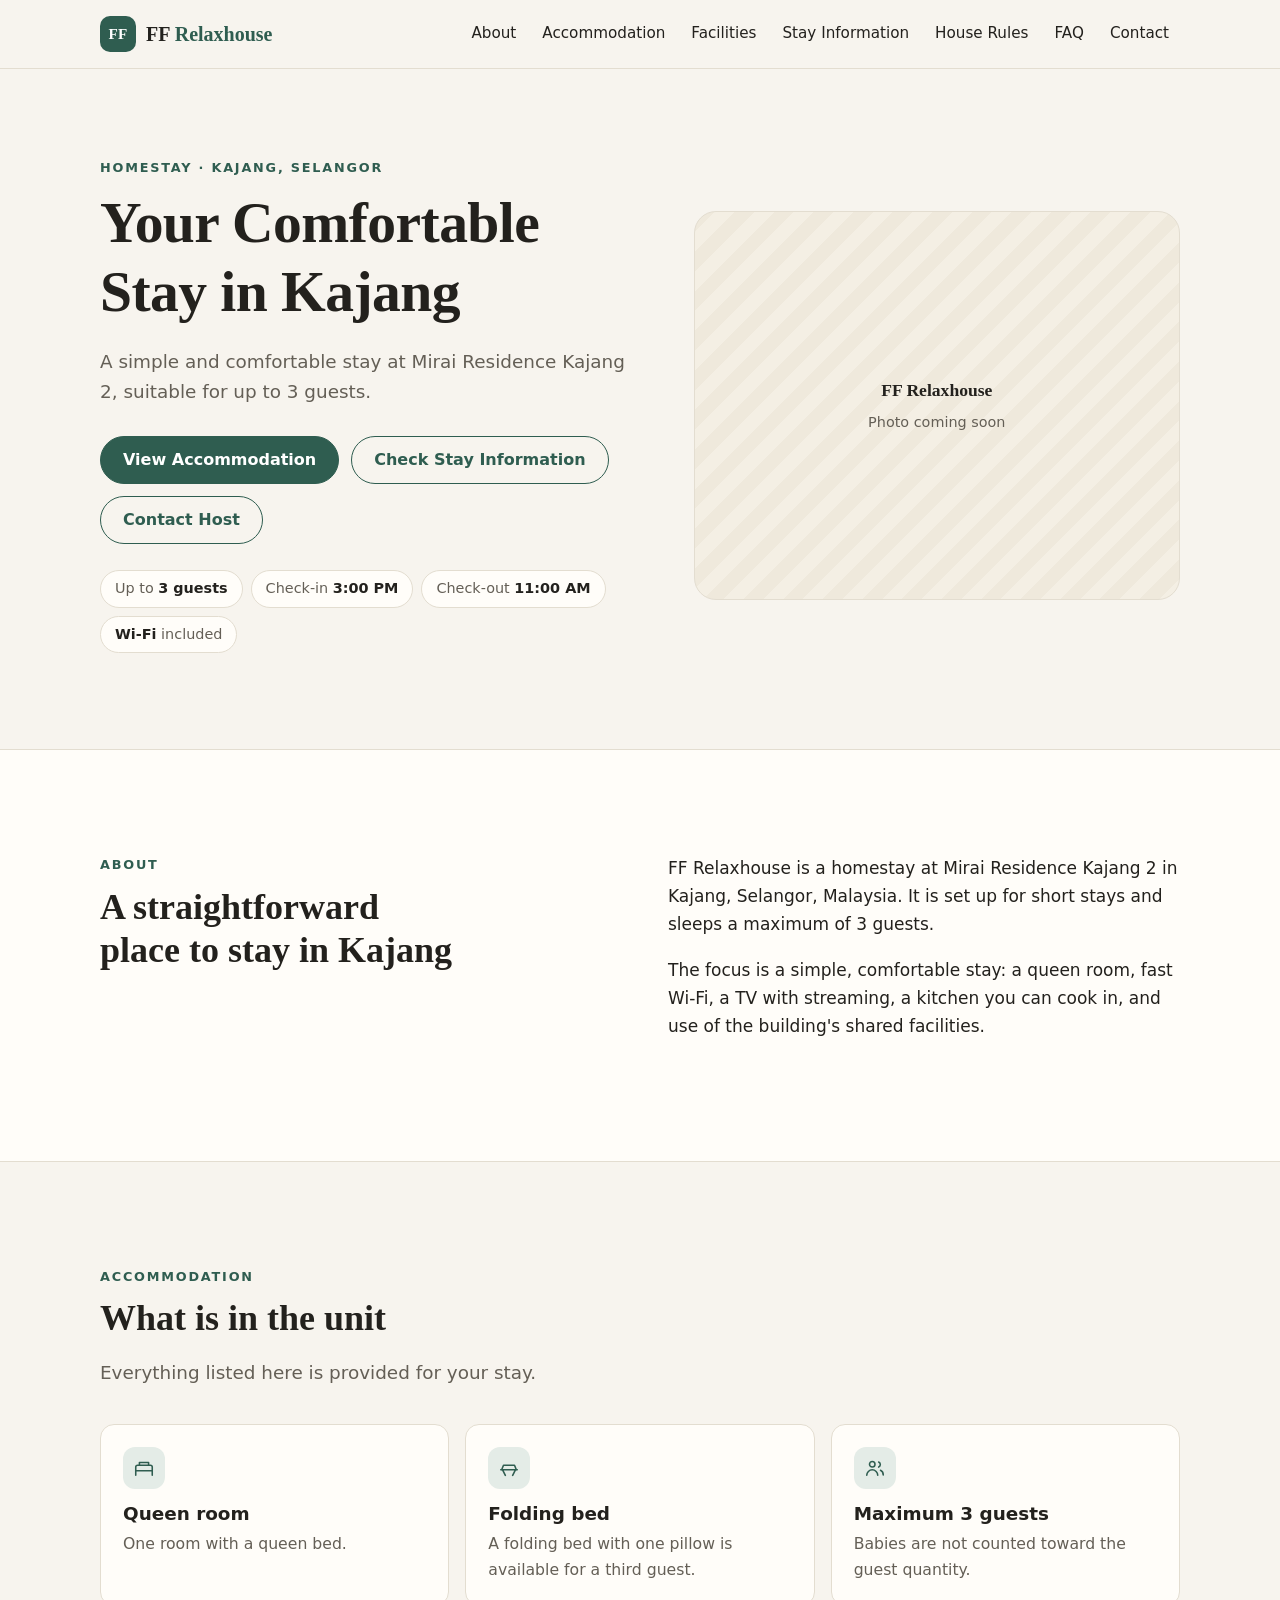
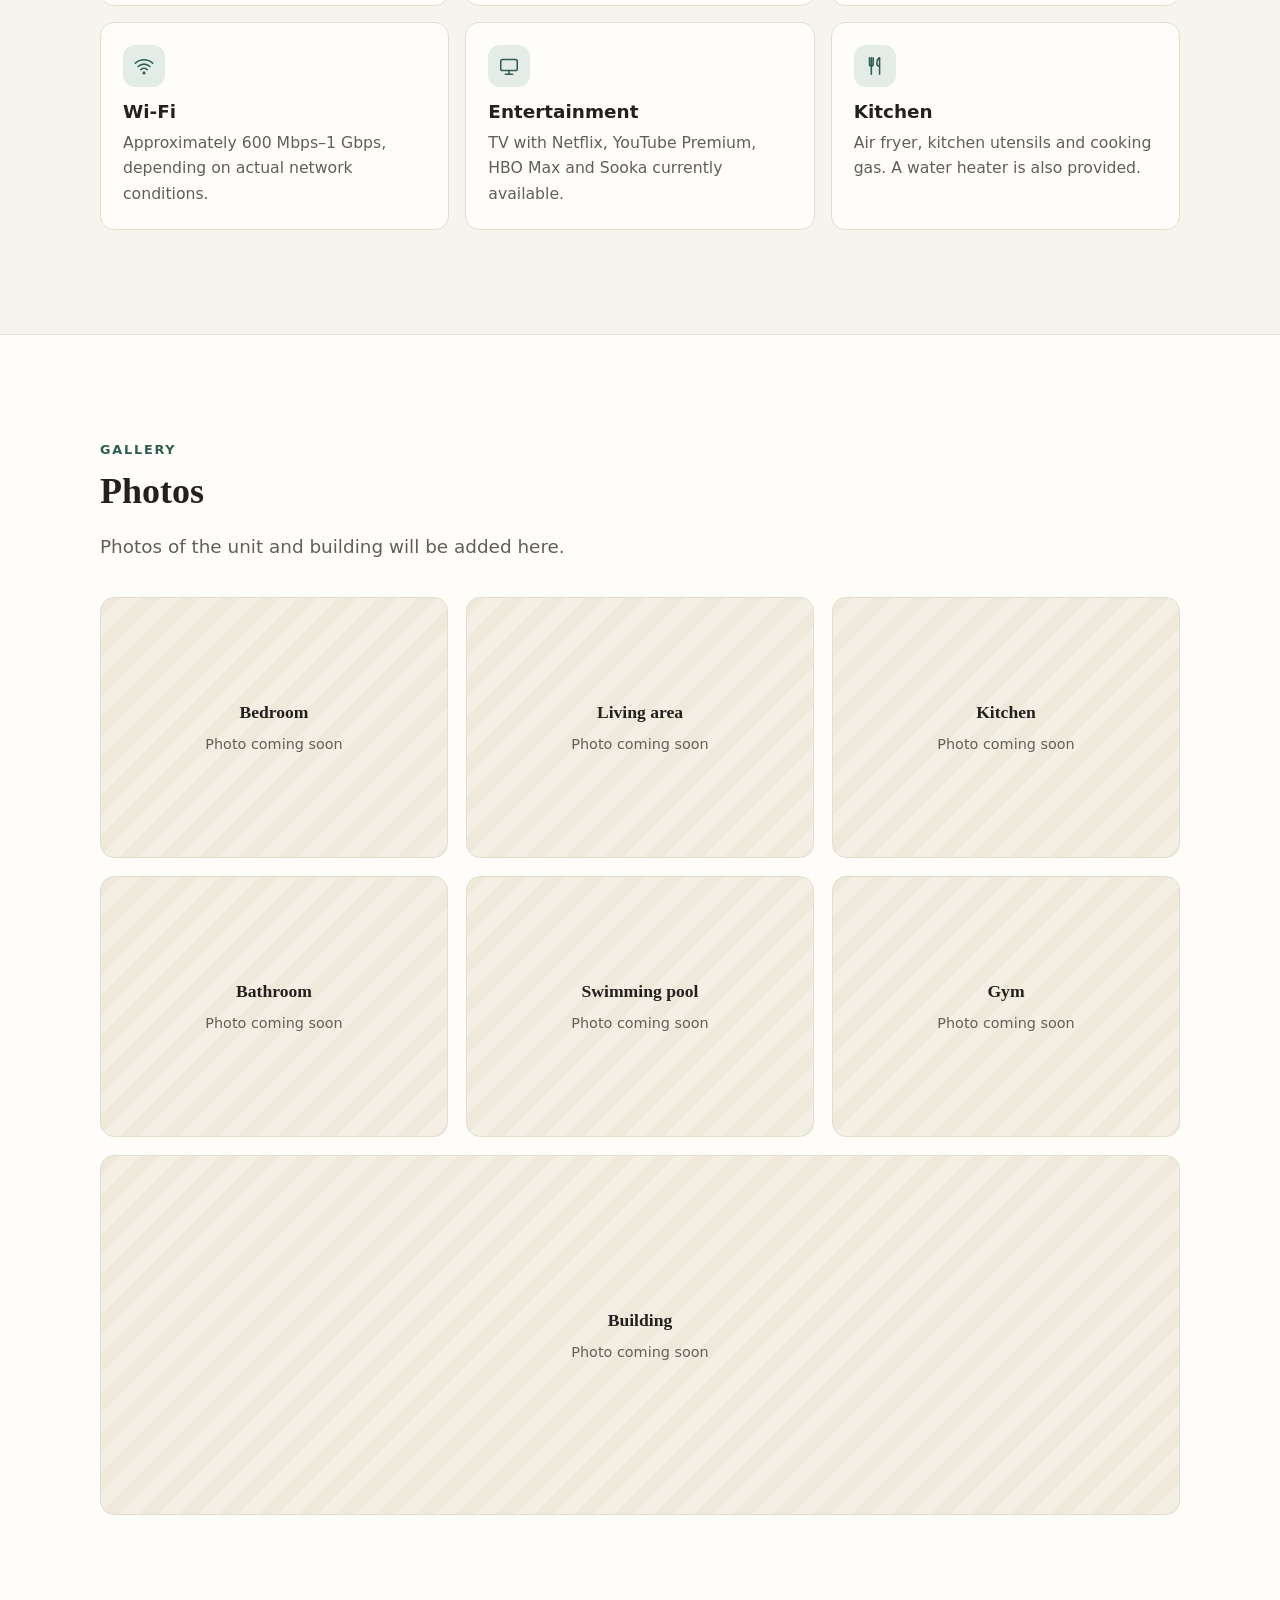
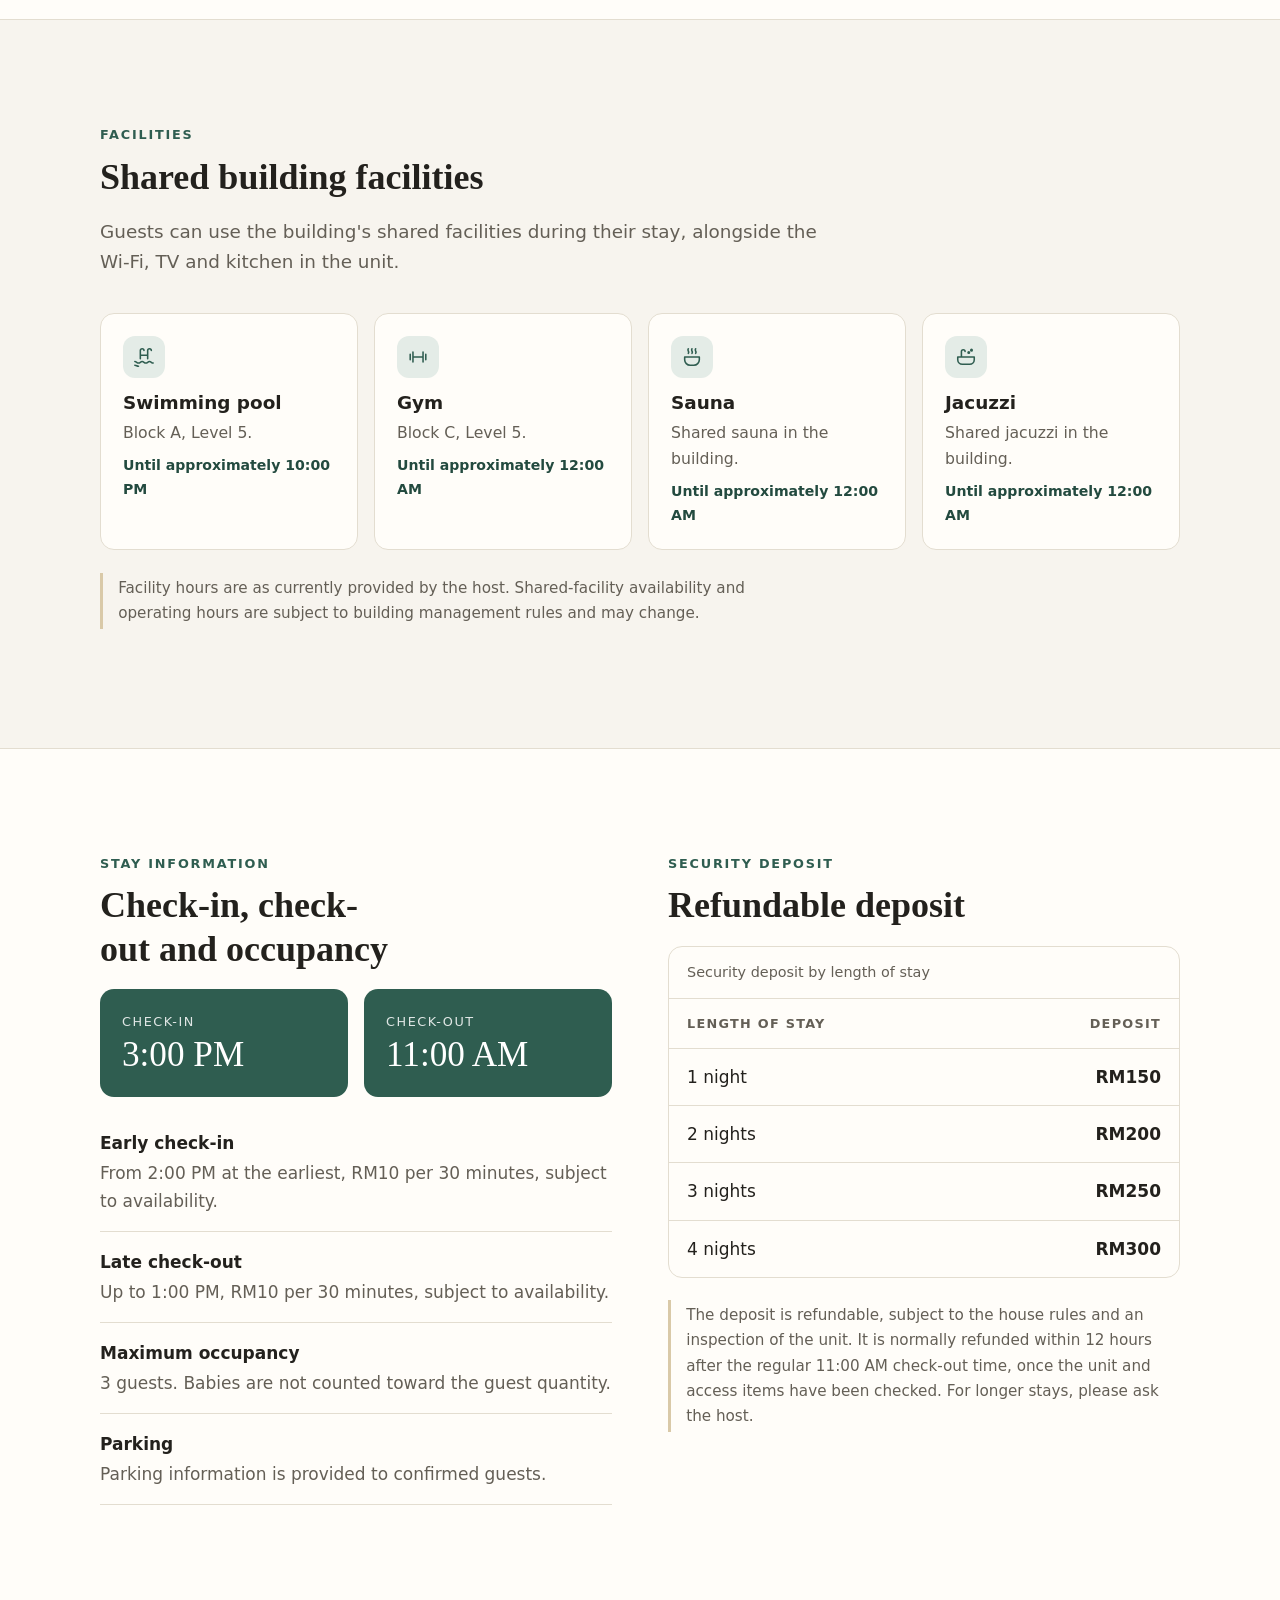
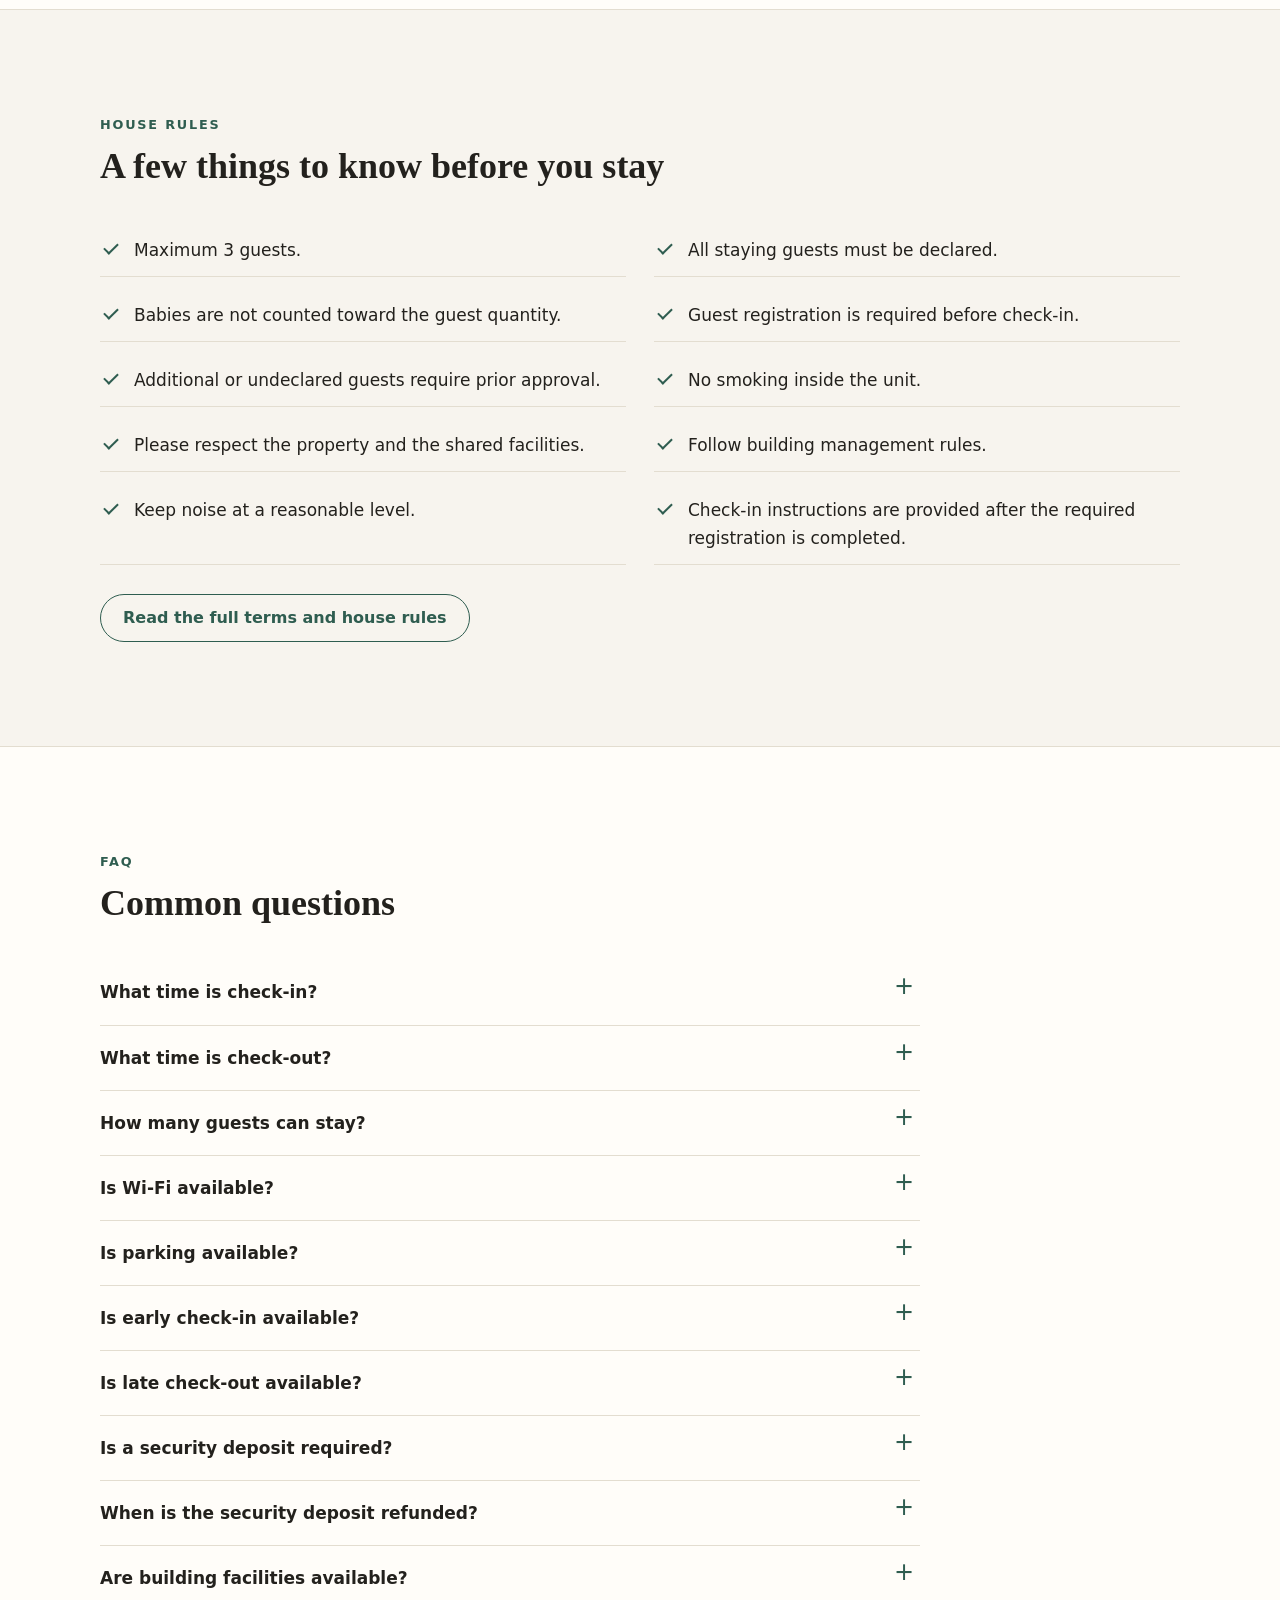
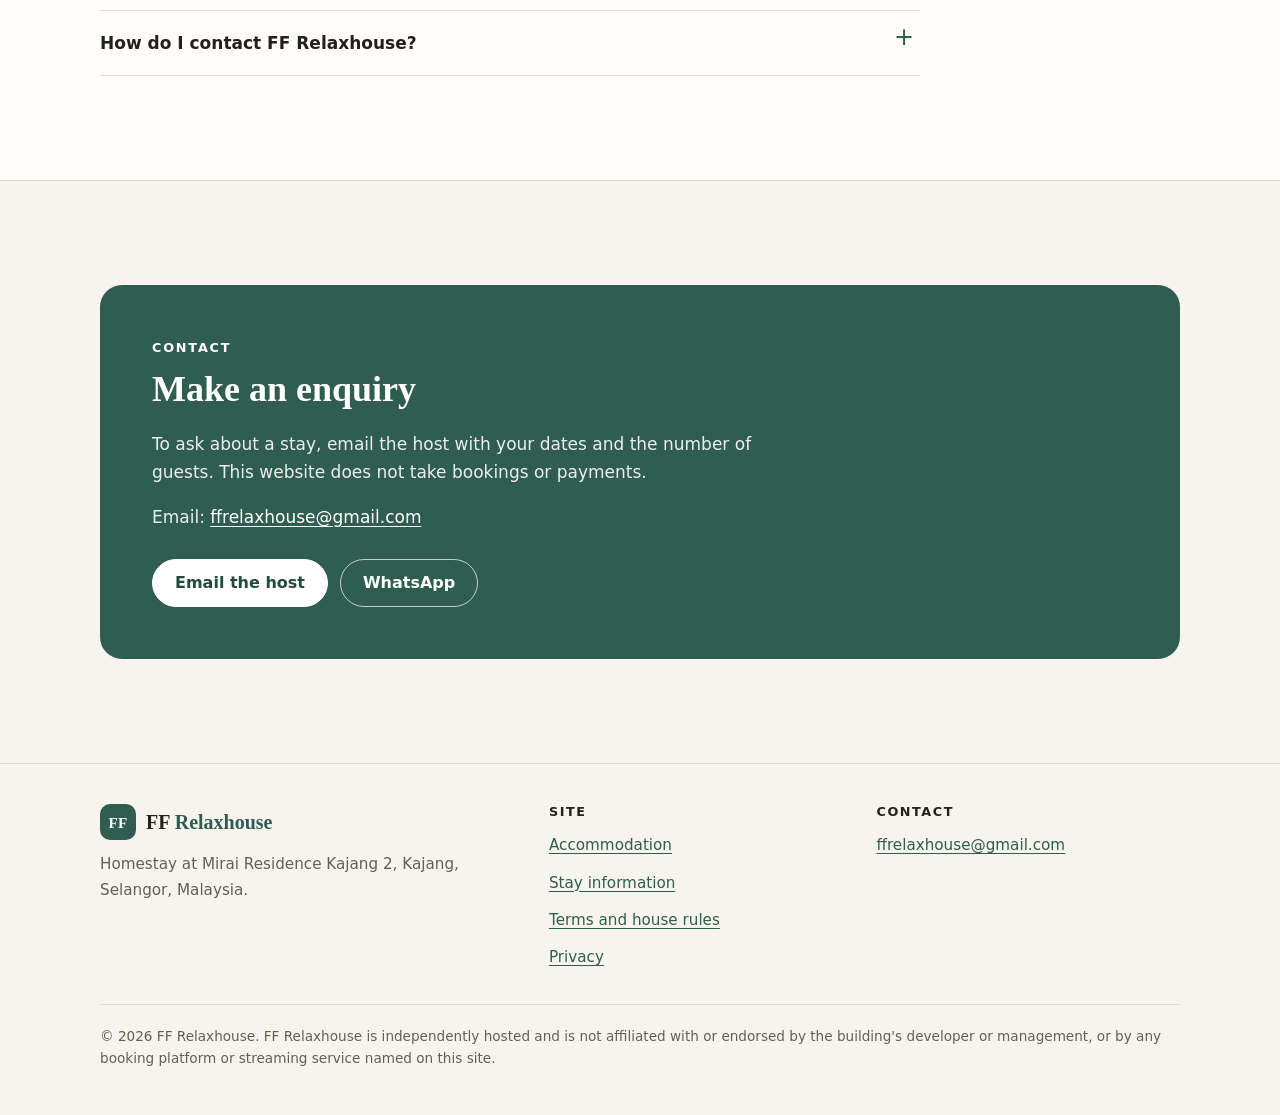
<file: index.html>
<!doctype html>
<html lang="en">
<head>
  <meta charset="utf-8">
  <meta name="viewport" content="width=device-width, initial-scale=1">
  <title>FF Relaxhouse | Comfortable Stay in Kajang, Selangor</title>
  <meta name="description" content="FF Relaxhouse is a homestay at Mirai Residence Kajang 2 in Kajang, Selangor, for up to 3 guests. Check-in 3:00 PM, check-out 11:00 AM. Wi-Fi, kitchen and shared building facilities.">
  <!-- When a custom domain is live, replace this base URL here, in the Open Graph tags, robots.txt and sitemap.xml. -->
  <link rel="canonical" href="https://umarfaridjalaluddin-coder.github.io/ffrelaxhouse/">
  <meta property="og:type" content="website">
  <meta property="og:site_name" content="FF Relaxhouse">
  <meta property="og:title" content="FF Relaxhouse | Comfortable Stay in Kajang, Selangor">
  <meta property="og:description" content="A simple and comfortable stay at Mirai Residence Kajang 2, suitable for up to 3 guests.">
  <meta property="og:url" content="https://umarfaridjalaluddin-coder.github.io/ffrelaxhouse/">
  <meta property="og:locale" content="en_MY">
  <meta name="theme-color" content="#2f5d50">
  <link rel="icon" href="assets/images/favicon.svg" type="image/svg+xml">
  <link rel="stylesheet" href="assets/css/styles.css">
  <script type="application/ld+json">
  {
    "@context": "https://schema.org",
    "@type": "LodgingBusiness",
    "name": "FF Relaxhouse",
    "description": "Homestay at Mirai Residence Kajang 2 in Kajang, Selangor, Malaysia, suitable for up to 3 guests.",
    "url": "https://umarfaridjalaluddin-coder.github.io/ffrelaxhouse/",
    "email": "ffrelaxhouse@gmail.com",
    "address": {
      "@type": "PostalAddress",
      "addressLocality": "Kajang",
      "addressRegion": "Selangor",
      "addressCountry": "MY"
    },
    "checkinTime": "15:00",
    "checkoutTime": "11:00",
    "amenityFeature": [
      { "@type": "LocationFeatureSpecification", "name": "Wi-Fi", "value": true },
      { "@type": "LocationFeatureSpecification", "name": "Kitchen", "value": true },
      { "@type": "LocationFeatureSpecification", "name": "Swimming pool", "value": true },
      { "@type": "LocationFeatureSpecification", "name": "Gym", "value": true },
      { "@type": "LocationFeatureSpecification", "name": "Sauna", "value": true },
      { "@type": "LocationFeatureSpecification", "name": "Jacuzzi", "value": true }
    ]
  }
  </script>
</head>
<body>
  <a class="skip-link" href="#main">Skip to content</a>

  <svg width="0" height="0" style="position:absolute" aria-hidden="true" focusable="false">
    <symbol id="i-bed" viewBox="0 0 24 24"><path d="M3 18v-7a2 2 0 0 1 2-2h14a2 2 0 0 1 2 2v7M3 15h18M3 18v2M21 18v2M7 9V6h10v3"/></symbol>
    <symbol id="i-fold" viewBox="0 0 24 24"><path d="M3 14h18M5 14l3 6M19 14l-3 6M4 14l2-5h12l2 5"/></symbol>
    <symbol id="i-guests" viewBox="0 0 24 24"><circle cx="9" cy="8" r="3"/><path d="M3 20c0-3.3 2.7-6 6-6s6 2.7 6 6M16 5.5a3 3 0 0 1 0 5.5M18 14.5c1.8.9 3 2.8 3 5"/></symbol>
    <symbol id="i-wifi" viewBox="0 0 24 24"><path d="M2.5 9a14 14 0 0 1 19 0M5.5 12.5a9.5 9.5 0 0 1 13 0M8.5 16a5 5 0 0 1 7 0"/><circle cx="12" cy="19.5" r=".8"/></symbol>
    <symbol id="i-tv" viewBox="0 0 24 24"><rect x="3" y="5" width="18" height="12" rx="2"/><path d="M8 21h8M12 17v4"/></symbol>
    <symbol id="i-kitchen" viewBox="0 0 24 24"><path d="M6 3v7a2 2 0 0 0 4 0V3M8 3v18M17 3c-1.7 1-3 3.5-3 6.5 0 1.5 1 2.5 3 2.5zM17 12v9"/></symbol>
    <symbol id="i-pool" viewBox="0 0 24 24"><path d="M2 17c2 0 2 1.5 4 1.5S8 17 10 17s2 1.5 4 1.5S16 17 18 17s2 1.5 4 1.5M2 21c2 0 2 1 4 1M8 14V5a2 2 0 0 1 4 0M16 14V5a2 2 0 0 1 4 0M8 10h8"/></symbol>
    <symbol id="i-gym" viewBox="0 0 24 24"><path d="M6.5 6.5v11M17.5 6.5v11M3.5 9v6M20.5 9v6M6.5 12h11"/></symbol>
    <symbol id="i-sauna" viewBox="0 0 24 24"><path d="M8 3c-1.5 2 1.5 3 0 5M12 3c-1.5 2 1.5 3 0 5M16 3c-1.5 2 1.5 3 0 5M4 12h16v3a6 6 0 0 1-6 6h-4a6 6 0 0 1-6-6z"/></symbol>
    <symbol id="i-jacuzzi" viewBox="0 0 24 24"><path d="M3 12h18v3a5 5 0 0 1-5 5H8a5 5 0 0 1-5-5zM7 12V6a2 2 0 0 1 4 0"/><circle cx="15" cy="7" r=".8"/><circle cx="18" cy="4.5" r=".8"/></symbol>
  </svg>

  <header class="site-header">
    <div class="wrap header-inner">
      <a class="brand" href="index.html" aria-label="FF Relaxhouse home">
        <span class="brand-mark" aria-hidden="true">FF</span>
        <span class="brand-name">FF <span>Relaxhouse</span></span>
      </a>
      <button class="nav-toggle" type="button" aria-expanded="false" aria-controls="site-nav">
        <span class="nav-toggle-bars" aria-hidden="true"></span> Menu
      </button>
      <nav class="site-nav" id="site-nav" aria-label="Main">
        <ul>
          <li><a href="#about" data-i18n="nav.about">About</a></li>
          <li><a href="#accommodation" data-i18n="nav.accommodation">Accommodation</a></li>
          <li><a href="#facilities" data-i18n="nav.facilities">Facilities</a></li>
          <li><a href="#stay" data-i18n="nav.stay">Stay Information</a></li>
          <li><a href="#rules" data-i18n="nav.rules">House Rules</a></li>
          <li><a href="#faq" data-i18n="nav.faq">FAQ</a></li>
          <li><a href="#contact" data-i18n="nav.contact">Contact</a></li>
        </ul>
        <div class="lang-switch" role="group" aria-label="Language" hidden></div>
      </nav>
    </div>
  </header>

  <main id="main">

    <section class="hero">
      <div class="wrap hero-grid">
        <div>
          <p class="eyebrow">Homestay · Kajang, Selangor</p>
          <h1 data-i18n="hero.title">Your Comfortable Stay in Kajang</h1>
          <p class="lead" data-i18n="hero.text">A simple and comfortable stay at Mirai Residence Kajang 2, suitable for up to 3 guests.</p>
          <div class="btn-row">
            <a class="btn" href="#accommodation">View Accommodation</a>
            <a class="btn btn--ghost" href="#stay">Check Stay Information</a>
            <a class="btn btn--ghost" href="#contact">Contact Host</a>
          </div>
          <ul class="hero-facts" aria-label="Key facts">
            <li>Up to <strong>3 guests</strong></li>
            <li>Check-in <strong>3:00 PM</strong></li>
            <li>Check-out <strong>11:00 AM</strong></li>
            <li><strong>Wi-Fi</strong> included</li>
          </ul>
        </div>
        <figure class="photo photo--hero" data-photo="hero.jpg" data-alt="FF Relaxhouse at Mirai Residence Kajang 2">
          <figcaption><strong>FF Relaxhouse</strong><span>Photo coming soon</span></figcaption>
        </figure>
      </div>
    </section>

    <section class="section section--alt" id="about">
      <div class="wrap two-col">
        <div>
          <p class="eyebrow">About</p>
          <h2>A straightforward place to stay in Kajang</h2>
        </div>
        <div>
          <p>FF Relaxhouse is a homestay at Mirai Residence Kajang 2 in Kajang, Selangor, Malaysia. It is set up for short stays and sleeps a maximum of 3 guests.</p>
          <p>The focus is a simple, comfortable stay: a queen room, fast Wi-Fi, a TV with streaming, a kitchen you can cook in, and use of the building's shared facilities.</p>
        </div>
      </div>
    </section>

    <section class="section" id="accommodation">
      <div class="wrap">
        <div class="section-head">
          <p class="eyebrow">Accommodation</p>
          <h2>What is in the unit</h2>
          <p class="lead">Everything listed here is provided for your stay.</p>
        </div>
        <ul class="cards cards--3">
          <li class="card">
            <div class="icon"><svg aria-hidden="true"><use href="#i-bed"/></svg></div>
            <h3>Queen room</h3>
            <p>One room with a queen bed.</p>
          </li>
          <li class="card">
            <div class="icon"><svg aria-hidden="true"><use href="#i-fold"/></svg></div>
            <h3>Folding bed</h3>
            <p>A folding bed with one pillow is available for a third guest.</p>
          </li>
          <li class="card">
            <div class="icon"><svg aria-hidden="true"><use href="#i-guests"/></svg></div>
            <h3>Maximum 3 guests</h3>
            <p>Babies are not counted toward the guest quantity.</p>
          </li>
          <li class="card">
            <div class="icon"><svg aria-hidden="true"><use href="#i-wifi"/></svg></div>
            <h3>Wi-Fi</h3>
            <p>Approximately 600 Mbps–1 Gbps, depending on actual network conditions.</p>
          </li>
          <li class="card">
            <div class="icon"><svg aria-hidden="true"><use href="#i-tv"/></svg></div>
            <h3>Entertainment</h3>
            <p>TV with Netflix, YouTube Premium, HBO Max and Sooka currently available.</p>
          </li>
          <li class="card">
            <div class="icon"><svg aria-hidden="true"><use href="#i-kitchen"/></svg></div>
            <h3>Kitchen</h3>
            <p>Air fryer, kitchen utensils and cooking gas. A water heater is also provided.</p>
          </li>
        </ul>
      </div>
    </section>

    <section class="section section--alt" id="gallery">
      <div class="wrap">
        <div class="section-head">
          <p class="eyebrow">Gallery</p>
          <h2>Photos</h2>
          <p class="lead">Photos of the unit and building will be added here.</p>
        </div>
        <div class="gallery">
          <figure class="photo" data-photo="bedroom.jpg" data-alt="Queen bedroom at FF Relaxhouse"><figcaption><strong>Bedroom</strong><span>Photo coming soon</span></figcaption></figure>
          <figure class="photo" data-photo="living-area.jpg" data-alt="Living area at FF Relaxhouse"><figcaption><strong>Living area</strong><span>Photo coming soon</span></figcaption></figure>
          <figure class="photo" data-photo="kitchen.jpg" data-alt="Kitchen at FF Relaxhouse"><figcaption><strong>Kitchen</strong><span>Photo coming soon</span></figcaption></figure>
          <figure class="photo" data-photo="bathroom.jpg" data-alt="Bathroom at FF Relaxhouse"><figcaption><strong>Bathroom</strong><span>Photo coming soon</span></figcaption></figure>
          <figure class="photo" data-photo="pool.jpg" data-alt="Swimming pool at Mirai Residence Kajang 2"><figcaption><strong>Swimming pool</strong><span>Photo coming soon</span></figcaption></figure>
          <figure class="photo" data-photo="gym.jpg" data-alt="Gym at Mirai Residence Kajang 2"><figcaption><strong>Gym</strong><span>Photo coming soon</span></figcaption></figure>
          <figure class="photo" data-photo="building.jpg" data-alt="Mirai Residence Kajang 2 building exterior"><figcaption><strong>Building</strong><span>Photo coming soon</span></figcaption></figure>
        </div>
      </div>
    </section>

    <section class="section" id="facilities">
      <div class="wrap">
        <div class="section-head">
          <p class="eyebrow">Facilities</p>
          <h2>Shared building facilities</h2>
          <p class="lead">Guests can use the building's shared facilities during their stay, alongside the Wi-Fi, TV and kitchen in the unit.</p>
        </div>
        <ul class="cards cards--4">
          <li class="card">
            <div class="icon"><svg aria-hidden="true"><use href="#i-pool"/></svg></div>
            <h3>Swimming pool</h3>
            <p>Block A, Level 5.</p>
            <span class="meta">Until approximately 10:00 PM</span>
          </li>
          <li class="card">
            <div class="icon"><svg aria-hidden="true"><use href="#i-gym"/></svg></div>
            <h3>Gym</h3>
            <p>Block C, Level 5.</p>
            <span class="meta">Until approximately 12:00 AM</span>
          </li>
          <li class="card">
            <div class="icon"><svg aria-hidden="true"><use href="#i-sauna"/></svg></div>
            <h3>Sauna</h3>
            <p>Shared sauna in the building.</p>
            <span class="meta">Until approximately 12:00 AM</span>
          </li>
          <li class="card">
            <div class="icon"><svg aria-hidden="true"><use href="#i-jacuzzi"/></svg></div>
            <h3>Jacuzzi</h3>
            <p>Shared jacuzzi in the building.</p>
            <span class="meta">Until approximately 12:00 AM</span>
          </li>
        </ul>
        <p class="note">Facility hours are as currently provided by the host. Shared-facility availability and operating hours are subject to building management rules and may change.</p>
      </div>
    </section>

    <section class="section section--alt" id="stay">
      <div class="wrap two-col">
        <div>
          <p class="eyebrow">Stay information</p>
          <h2>Check-in, check-out and occupancy</h2>
          <dl class="times">
            <div class="time"><dt>Check-in</dt><dd>3:00 PM</dd></div>
            <div class="time"><dt>Check-out</dt><dd>11:00 AM</dd></div>
          </dl>
          <dl class="info-list">
            <div><dt>Early check-in</dt><dd>From 2:00 PM at the earliest, RM10 per 30 minutes, subject to availability.</dd></div>
            <div><dt>Late check-out</dt><dd>Up to 1:00 PM, RM10 per 30 minutes, subject to availability.</dd></div>
            <div><dt>Maximum occupancy</dt><dd>3 guests. Babies are not counted toward the guest quantity.</dd></div>
            <div><dt>Parking</dt><dd>Parking information is provided to confirmed guests.</dd></div>
          </dl>
        </div>
        <div id="deposit">
          <p class="eyebrow">Security deposit</p>
          <h2>Refundable deposit</h2>
          <div class="table-wrap">
            <table>
              <caption>Security deposit by length of stay</caption>
              <thead><tr><th scope="col">Length of stay</th><th scope="col">Deposit</th></tr></thead>
              <tbody>
                <tr><th scope="row">1 night</th><td>RM150</td></tr>
                <tr><th scope="row">2 nights</th><td>RM200</td></tr>
                <tr><th scope="row">3 nights</th><td>RM250</td></tr>
                <tr><th scope="row">4 nights</th><td>RM300</td></tr>
              </tbody>
            </table>
          </div>
          <p class="note">The deposit is refundable, subject to the house rules and an inspection of the unit. It is normally refunded within 12 hours after the regular 11:00 AM check-out time, once the unit and access items have been checked. For longer stays, please ask the host.</p>
        </div>
      </div>
    </section>

    <section class="section" id="rules">
      <div class="wrap">
        <div class="section-head">
          <p class="eyebrow">House rules</p>
          <h2>A few things to know before you stay</h2>
        </div>
        <ul class="rules">
          <li>Maximum 3 guests.</li>
          <li>All staying guests must be declared.</li>
          <li>Babies are not counted toward the guest quantity.</li>
          <li>Guest registration is required before check-in.</li>
          <li>Additional or undeclared guests require prior approval.</li>
          <li>No smoking inside the unit.</li>
          <li>Please respect the property and the shared facilities.</li>
          <li>Follow building management rules.</li>
          <li>Keep noise at a reasonable level.</li>
          <li>Check-in instructions are provided after the required registration is completed.</li>
        </ul>
        <div class="btn-row"><a class="btn btn--ghost" href="terms.html">Read the full terms and house rules</a></div>
      </div>
    </section>

    <section class="section section--alt" id="faq">
      <div class="wrap">
        <div class="section-head">
          <p class="eyebrow">FAQ</p>
          <h2>Common questions</h2>
        </div>
        <div class="faq">
          <details><summary>What time is check-in?</summary><p>Check-in is from 3:00 PM.</p></details>
          <details><summary>What time is check-out?</summary><p>Check-out is by 11:00 AM.</p></details>
          <details><summary>How many guests can stay?</summary><p>A maximum of 3 guests. Babies are not counted toward the guest quantity. All staying guests must be declared.</p></details>
          <details><summary>Is Wi-Fi available?</summary><p>Yes. Wi-Fi is provided at approximately 600 Mbps–1 Gbps, depending on actual network conditions.</p></details>
          <details><summary>Is parking available?</summary><p>Parking information is provided to confirmed guests.</p></details>
          <details><summary>Is early check-in available?</summary><p>Early check-in is possible from 2:00 PM at the earliest, at RM10 per 30 minutes, subject to availability. Please ask the host in advance.</p></details>
          <details><summary>Is late check-out available?</summary><p>Late check-out is possible up to 1:00 PM, at RM10 per 30 minutes, subject to availability. Please ask the host in advance.</p></details>
          <details><summary>Is a security deposit required?</summary><p>Yes. The deposit is RM150 for 1 night, RM200 for 2 nights, RM250 for 3 nights and RM300 for 4 nights.</p></details>
          <details><summary>When is the security deposit refunded?</summary><p>Normally within 12 hours after the regular 11:00 AM check-out time, after the unit and access items have been checked.</p></details>
          <details><summary>Are building facilities available?</summary><p>Yes. There is a swimming pool at Block A, Level 5 (until approximately 10:00 PM), a gym at Block C, Level 5, and a sauna and jacuzzi (until approximately 12:00 AM). Hours are as currently provided by the host, and building management may change them.</p></details>
          <details><summary>How do I contact FF Relaxhouse?</summary><p>Email <a data-contact="email" data-show-address href="mailto:ffrelaxhouse@gmail.com">ffrelaxhouse@gmail.com</a>.</p></details>
        </div>
      </div>
    </section>

    <section class="section" id="contact">
      <div class="wrap">
        <div class="contact-card">
          <p class="eyebrow">Contact</p>
          <h2>Make an enquiry</h2>
          <p>To ask about a stay, email the host with your dates and the number of guests. This website does not take bookings or payments.</p>
          <p>Email: <a data-contact="email" data-show-address href="mailto:ffrelaxhouse@gmail.com">ffrelaxhouse@gmail.com</a></p>
          <div class="btn-row">
            <a class="btn" data-contact="email" href="mailto:ffrelaxhouse@gmail.com">Email the host</a>
            <a class="btn btn--ghost" data-link="whatsapp" rel="noopener" target="_blank" hidden>WhatsApp</a>
            <a class="btn btn--ghost" data-link="booking" rel="noopener" target="_blank" hidden>View booking page</a>
            <a class="btn btn--ghost" data-link="instagram" rel="noopener" target="_blank" hidden>Instagram</a>
            <a class="btn btn--ghost" data-link="facebook" rel="noopener" target="_blank" hidden>Facebook</a>
          </div>
        </div>
      </div>
    </section>

  </main>

  <footer class="site-footer">
    <div class="wrap">
      <div class="footer-grid">
        <div>
          <a class="brand" href="index.html"><span class="brand-mark" aria-hidden="true">FF</span><span class="brand-name">FF <span>Relaxhouse</span></span></a>
          <p style="margin-top:12px">Homestay at Mirai Residence Kajang 2, Kajang, Selangor, Malaysia.</p>
        </div>
        <div>
          <h2>Site</h2>
          <ul>
            <li><a href="#accommodation">Accommodation</a></li>
            <li><a href="#stay">Stay information</a></li>
            <li><a href="terms.html">Terms and house rules</a></li>
            <li><a href="privacy.html">Privacy</a></li>
          </ul>
        </div>
        <div>
          <h2>Contact</h2>
          <ul>
            <li><a data-contact="email" data-show-address href="mailto:ffrelaxhouse@gmail.com">ffrelaxhouse@gmail.com</a></li>
          </ul>
        </div>
      </div>
      <p class="footer-note">© <span data-year>2026</span> FF Relaxhouse. FF Relaxhouse is independently hosted and is not affiliated with or endorsed by the building's developer or management, or by any booking platform or streaming service named on this site.</p>
    </div>
  </footer>

  <script src="assets/js/config.js"></script>
  <script src="assets/js/main.js"></script>
</body>
</html>
</file>
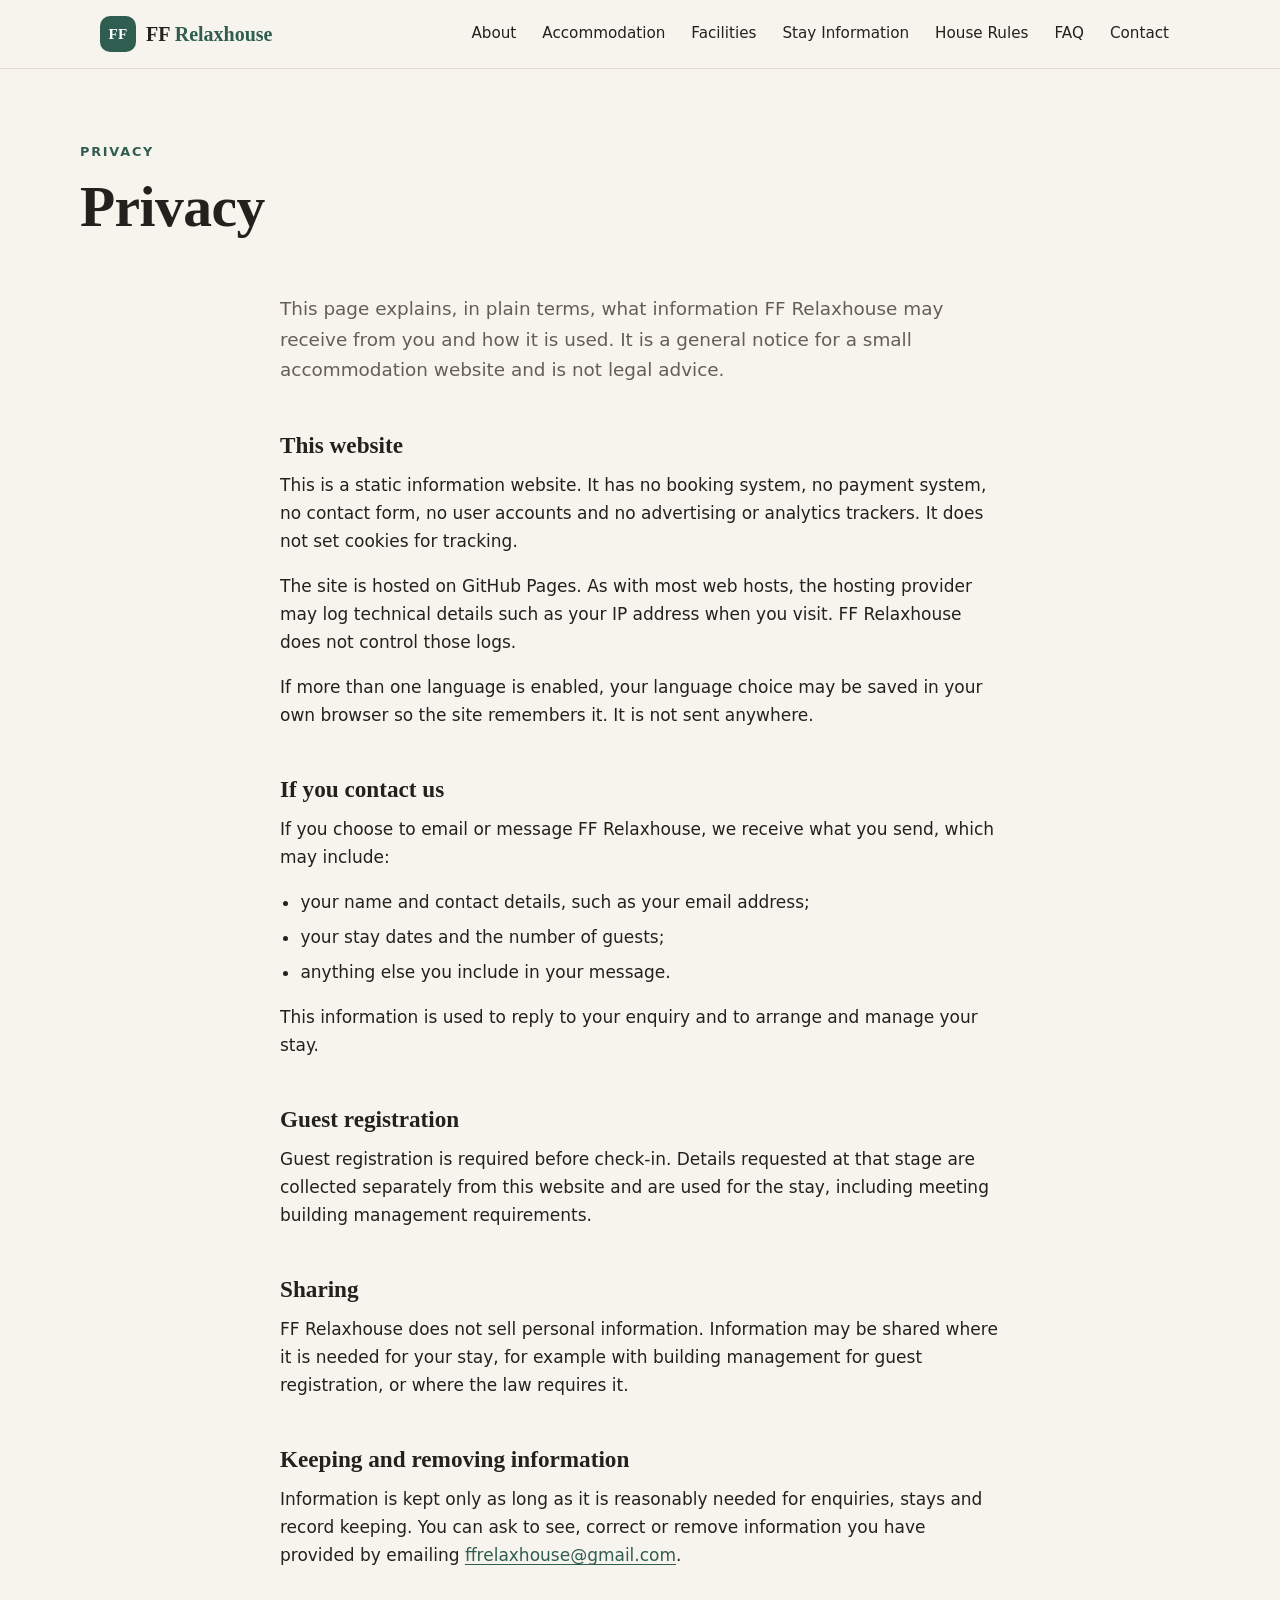
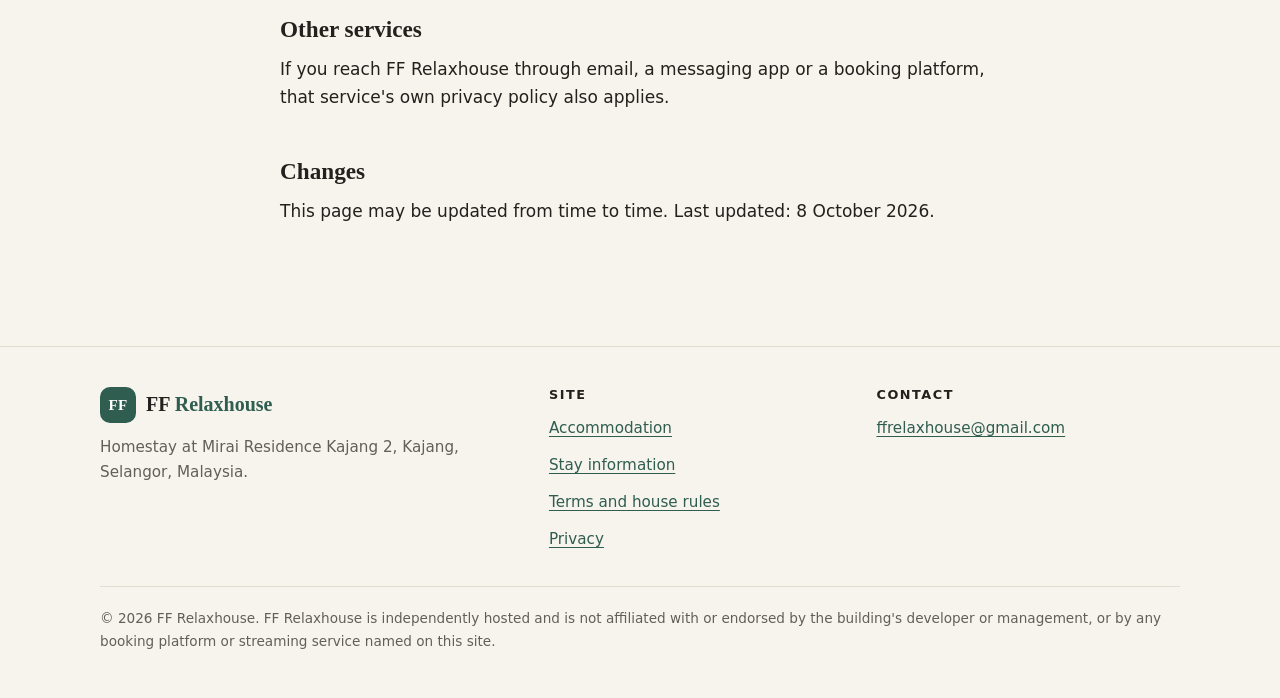
<file: privacy.html>
<!doctype html>
<html lang="en">
<head>
  <meta charset="utf-8">
  <meta name="viewport" content="width=device-width, initial-scale=1">
  <title>Privacy | FF Relaxhouse</title>
  <meta name="description" content="How FF Relaxhouse handles information you choose to share when you make an enquiry.">
  <link rel="canonical" href="https://umarfaridjalaluddin-coder.github.io/ffrelaxhouse/privacy.html">
  <meta property="og:type" content="website">
  <meta property="og:site_name" content="FF Relaxhouse">
  <meta property="og:title" content="Privacy | FF Relaxhouse">
  <meta property="og:description" content="How FF Relaxhouse handles information you choose to share when you make an enquiry.">
  <meta name="theme-color" content="#2f5d50">
  <link rel="icon" href="assets/images/favicon.svg" type="image/svg+xml">
  <link rel="stylesheet" href="assets/css/styles.css">
</head>
<body>
  <a class="skip-link" href="#main">Skip to content</a>

  <header class="site-header">
    <div class="wrap header-inner">
      <a class="brand" href="index.html" aria-label="FF Relaxhouse home">
        <span class="brand-mark" aria-hidden="true">FF</span>
        <span class="brand-name">FF <span>Relaxhouse</span></span>
      </a>
      <button class="nav-toggle" type="button" aria-expanded="false" aria-controls="site-nav">
        <span class="nav-toggle-bars" aria-hidden="true"></span> Menu
      </button>
      <nav class="site-nav" id="site-nav" aria-label="Main">
        <ul>
          <li><a href="index.html#about" data-i18n="nav.about">About</a></li>
          <li><a href="index.html#accommodation" data-i18n="nav.accommodation">Accommodation</a></li>
          <li><a href="index.html#facilities" data-i18n="nav.facilities">Facilities</a></li>
          <li><a href="index.html#stay" data-i18n="nav.stay">Stay Information</a></li>
          <li><a href="index.html#rules" data-i18n="nav.rules">House Rules</a></li>
          <li><a href="index.html#faq" data-i18n="nav.faq">FAQ</a></li>
          <li><a href="index.html#contact" data-i18n="nav.contact">Contact</a></li>
        </ul>
        <div class="lang-switch" role="group" aria-label="Language" hidden></div>
      </nav>
    </div>
  </header>

  <main id="main">
    <div class="wrap page-head"><p class="eyebrow">Privacy</p><h1>Privacy</h1></div>
    <section class="section" style="padding-top:24px">
      <div class="wrap prose">
        <p class="lead">This page explains, in plain terms, what information FF Relaxhouse may receive from you and how it is used. It is a general notice for a small accommodation website and is not legal advice.</p>

        <h2>This website</h2>
        <p>This is a static information website. It has no booking system, no payment system, no contact form, no user accounts and no advertising or analytics trackers. It does not set cookies for tracking.</p>
        <p>The site is hosted on GitHub Pages. As with most web hosts, the hosting provider may log technical details such as your IP address when you visit. FF Relaxhouse does not control those logs.</p>
        <p>If more than one language is enabled, your language choice may be saved in your own browser so the site remembers it. It is not sent anywhere.</p>

        <h2>If you contact us</h2>
        <p>If you choose to email or message FF Relaxhouse, we receive what you send, which may include:</p>
        <ul>
          <li>your name and contact details, such as your email address;</li>
          <li>your stay dates and the number of guests;</li>
          <li>anything else you include in your message.</li>
        </ul>
        <p>This information is used to reply to your enquiry and to arrange and manage your stay.</p>

        <h2>Guest registration</h2>
        <p>Guest registration is required before check-in. Details requested at that stage are collected separately from this website and are used for the stay, including meeting building management requirements.</p>

        <h2>Sharing</h2>
        <p>FF Relaxhouse does not sell personal information. Information may be shared where it is needed for your stay, for example with building management for guest registration, or where the law requires it.</p>

        <h2>Keeping and removing information</h2>
        <p>Information is kept only as long as it is reasonably needed for enquiries, stays and record keeping. You can ask to see, correct or remove information you have provided by emailing <a data-contact="email" data-show-address href="mailto:ffrelaxhouse@gmail.com">ffrelaxhouse@gmail.com</a>.</p>

        <h2>Other services</h2>
        <p>If you reach FF Relaxhouse through email, a messaging app or a booking platform, that service's own privacy policy also applies.</p>

        <h2>Changes</h2>
        <p>This page may be updated from time to time. Last updated: 8 October 2026.</p>
      </div>
    </section>
  </main>

  <footer class="site-footer">
    <div class="wrap">
      <div class="footer-grid">
        <div>
          <a class="brand" href="index.html"><span class="brand-mark" aria-hidden="true">FF</span><span class="brand-name">FF <span>Relaxhouse</span></span></a>
          <p style="margin-top:12px">Homestay at Mirai Residence Kajang 2, Kajang, Selangor, Malaysia.</p>
        </div>
        <div>
          <h2>Site</h2>
          <ul>
            <li><a href="index.html#accommodation">Accommodation</a></li>
            <li><a href="index.html#stay">Stay information</a></li>
            <li><a href="terms.html">Terms and house rules</a></li>
            <li><a href="privacy.html">Privacy</a></li>
          </ul>
        </div>
        <div>
          <h2>Contact</h2>
          <ul>
            <li><a data-contact="email" data-show-address href="mailto:ffrelaxhouse@gmail.com">ffrelaxhouse@gmail.com</a></li>
          </ul>
        </div>
      </div>
      <p class="footer-note">© <span data-year>2026</span> FF Relaxhouse. FF Relaxhouse is independently hosted and is not affiliated with or endorsed by the building's developer or management, or by any booking platform or streaming service named on this site.</p>
    </div>
  </footer>

  <script src="assets/js/config.js"></script>
  <script src="assets/js/main.js"></script>
</body>
</html>
</file>
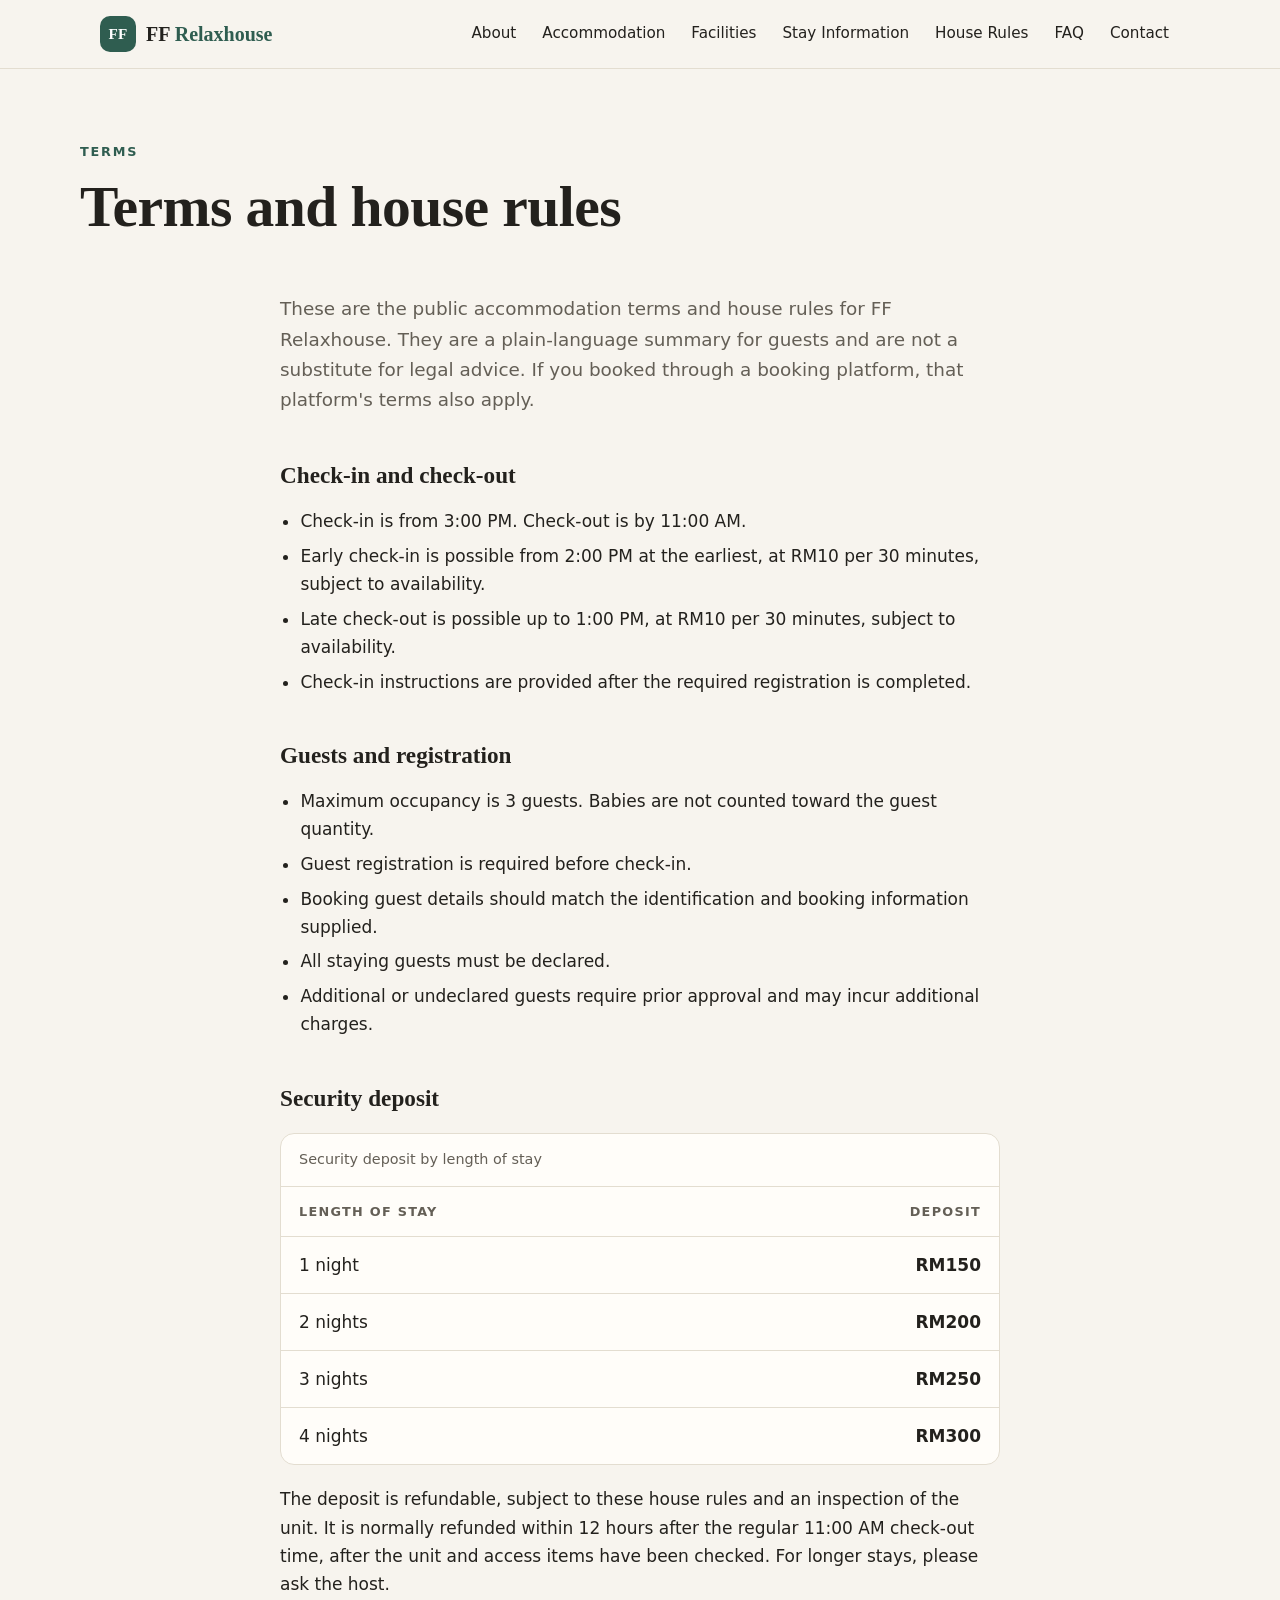
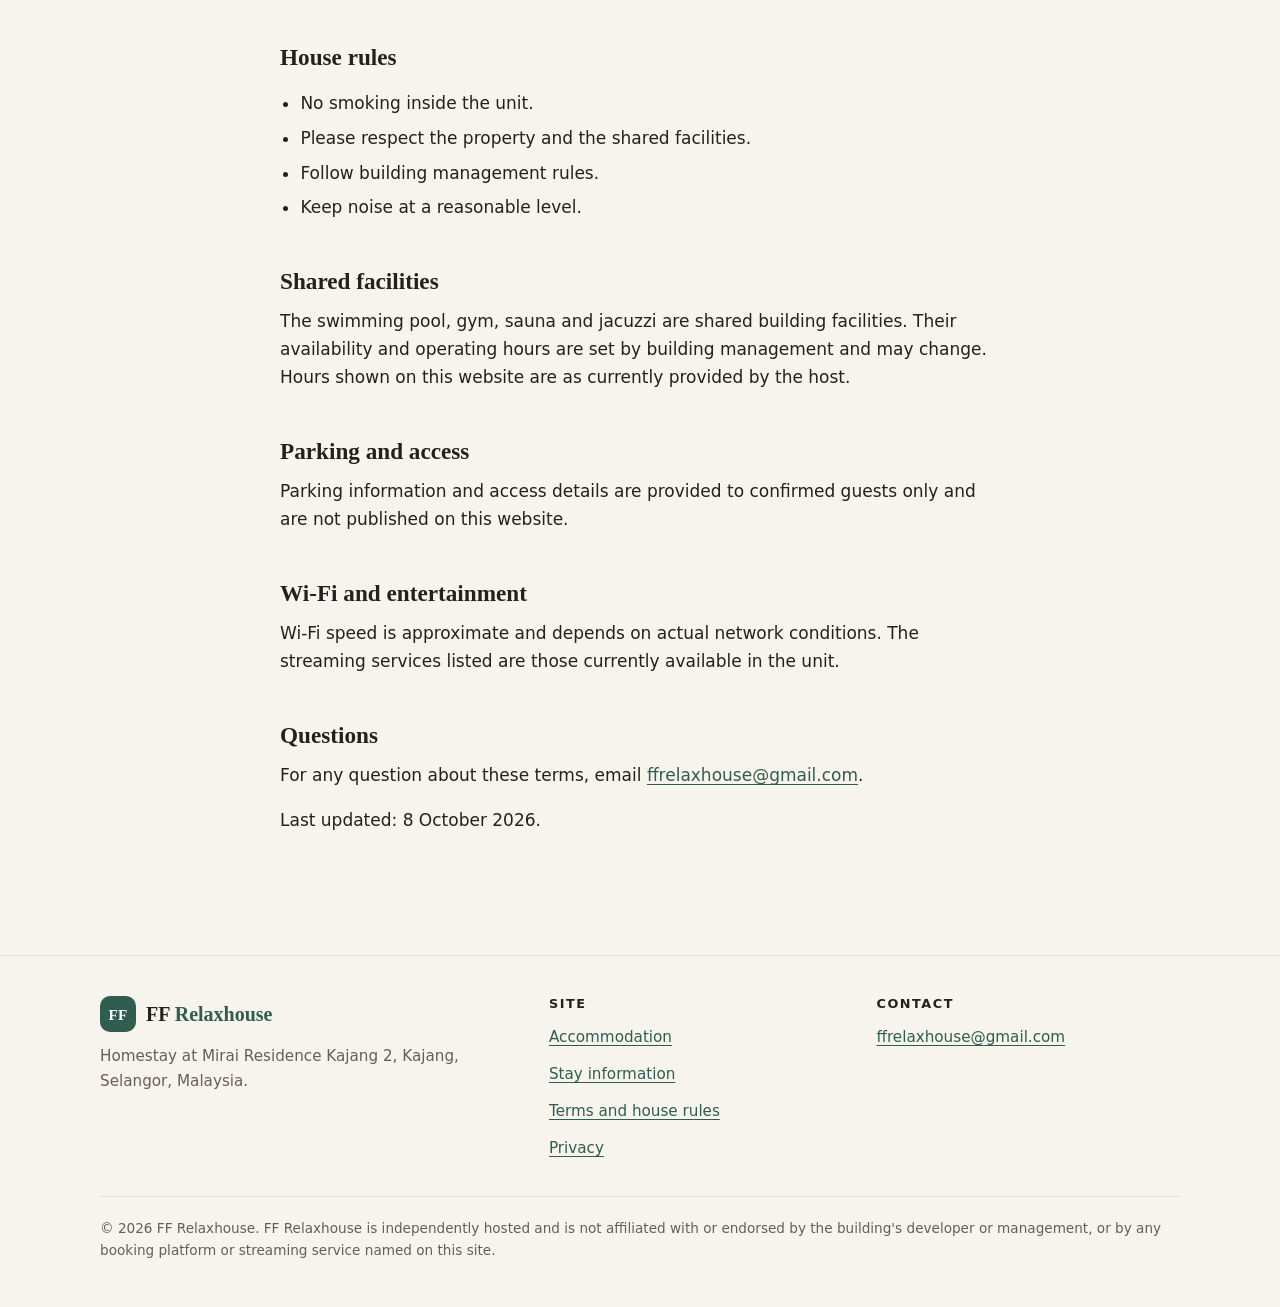
<file: terms.html>
<!doctype html>
<html lang="en">
<head>
  <meta charset="utf-8">
  <meta name="viewport" content="width=device-width, initial-scale=1">
  <title>Terms and House Rules | FF Relaxhouse</title>
  <meta name="description" content="Public accommodation terms and house rules for FF Relaxhouse in Kajang, Selangor.">
  <link rel="canonical" href="https://umarfaridjalaluddin-coder.github.io/ffrelaxhouse/terms.html">
  <meta property="og:type" content="website">
  <meta property="og:site_name" content="FF Relaxhouse">
  <meta property="og:title" content="Terms and House Rules | FF Relaxhouse">
  <meta property="og:description" content="Public accommodation terms and house rules for FF Relaxhouse in Kajang, Selangor.">
  <meta name="theme-color" content="#2f5d50">
  <link rel="icon" href="assets/images/favicon.svg" type="image/svg+xml">
  <link rel="stylesheet" href="assets/css/styles.css">
</head>
<body>
  <a class="skip-link" href="#main">Skip to content</a>

  <header class="site-header">
    <div class="wrap header-inner">
      <a class="brand" href="index.html" aria-label="FF Relaxhouse home">
        <span class="brand-mark" aria-hidden="true">FF</span>
        <span class="brand-name">FF <span>Relaxhouse</span></span>
      </a>
      <button class="nav-toggle" type="button" aria-expanded="false" aria-controls="site-nav">
        <span class="nav-toggle-bars" aria-hidden="true"></span> Menu
      </button>
      <nav class="site-nav" id="site-nav" aria-label="Main">
        <ul>
          <li><a href="index.html#about" data-i18n="nav.about">About</a></li>
          <li><a href="index.html#accommodation" data-i18n="nav.accommodation">Accommodation</a></li>
          <li><a href="index.html#facilities" data-i18n="nav.facilities">Facilities</a></li>
          <li><a href="index.html#stay" data-i18n="nav.stay">Stay Information</a></li>
          <li><a href="index.html#rules" data-i18n="nav.rules">House Rules</a></li>
          <li><a href="index.html#faq" data-i18n="nav.faq">FAQ</a></li>
          <li><a href="index.html#contact" data-i18n="nav.contact">Contact</a></li>
        </ul>
        <div class="lang-switch" role="group" aria-label="Language" hidden></div>
      </nav>
    </div>
  </header>

  <main id="main">
    <div class="wrap page-head"><p class="eyebrow">Terms</p><h1>Terms and house rules</h1></div>
    <section class="section" style="padding-top:24px">
      <div class="wrap prose">
        <p class="lead">These are the public accommodation terms and house rules for FF Relaxhouse. They are a plain-language summary for guests and are not a substitute for legal advice. If you booked through a booking platform, that platform's terms also apply.</p>

        <h2>Check-in and check-out</h2>
        <ul>
          <li>Check-in is from 3:00 PM. Check-out is by 11:00 AM.</li>
          <li>Early check-in is possible from 2:00 PM at the earliest, at RM10 per 30 minutes, subject to availability.</li>
          <li>Late check-out is possible up to 1:00 PM, at RM10 per 30 minutes, subject to availability.</li>
          <li>Check-in instructions are provided after the required registration is completed.</li>
        </ul>

        <h2>Guests and registration</h2>
        <ul>
          <li>Maximum occupancy is 3 guests. Babies are not counted toward the guest quantity.</li>
          <li>Guest registration is required before check-in.</li>
          <li>Booking guest details should match the identification and booking information supplied.</li>
          <li>All staying guests must be declared.</li>
          <li>Additional or undeclared guests require prior approval and may incur additional charges.</li>
        </ul>

        <h2>Security deposit</h2>
        <div class="table-wrap">
          <table>
            <caption>Security deposit by length of stay</caption>
            <thead><tr><th scope="col">Length of stay</th><th scope="col">Deposit</th></tr></thead>
            <tbody>
              <tr><th scope="row">1 night</th><td>RM150</td></tr>
              <tr><th scope="row">2 nights</th><td>RM200</td></tr>
              <tr><th scope="row">3 nights</th><td>RM250</td></tr>
              <tr><th scope="row">4 nights</th><td>RM300</td></tr>
            </tbody>
          </table>
        </div>
        <p>The deposit is refundable, subject to these house rules and an inspection of the unit. It is normally refunded within 12 hours after the regular 11:00 AM check-out time, after the unit and access items have been checked. For longer stays, please ask the host.</p>

        <h2>House rules</h2>
        <ul>
          <li>No smoking inside the unit.</li>
          <li>Please respect the property and the shared facilities.</li>
          <li>Follow building management rules.</li>
          <li>Keep noise at a reasonable level.</li>
        </ul>

        <h2>Shared facilities</h2>
        <p>The swimming pool, gym, sauna and jacuzzi are shared building facilities. Their availability and operating hours are set by building management and may change. Hours shown on this website are as currently provided by the host.</p>

        <h2>Parking and access</h2>
        <p>Parking information and access details are provided to confirmed guests only and are not published on this website.</p>

        <h2>Wi-Fi and entertainment</h2>
        <p>Wi-Fi speed is approximate and depends on actual network conditions. The streaming services listed are those currently available in the unit.</p>

        <h2>Questions</h2>
        <p>For any question about these terms, email <a data-contact="email" data-show-address href="mailto:ffrelaxhouse@gmail.com">ffrelaxhouse@gmail.com</a>.</p>
        <p>Last updated: 8 October 2026.</p>
      </div>
    </section>
  </main>

  <footer class="site-footer">
    <div class="wrap">
      <div class="footer-grid">
        <div>
          <a class="brand" href="index.html"><span class="brand-mark" aria-hidden="true">FF</span><span class="brand-name">FF <span>Relaxhouse</span></span></a>
          <p style="margin-top:12px">Homestay at Mirai Residence Kajang 2, Kajang, Selangor, Malaysia.</p>
        </div>
        <div>
          <h2>Site</h2>
          <ul>
            <li><a href="index.html#accommodation">Accommodation</a></li>
            <li><a href="index.html#stay">Stay information</a></li>
            <li><a href="terms.html">Terms and house rules</a></li>
            <li><a href="privacy.html">Privacy</a></li>
          </ul>
        </div>
        <div>
          <h2>Contact</h2>
          <ul>
            <li><a data-contact="email" data-show-address href="mailto:ffrelaxhouse@gmail.com">ffrelaxhouse@gmail.com</a></li>
          </ul>
        </div>
      </div>
      <p class="footer-note">© <span data-year>2026</span> FF Relaxhouse. FF Relaxhouse is independently hosted and is not affiliated with or endorsed by the building's developer or management, or by any booking platform or streaming service named on this site.</p>
    </div>
  </footer>

  <script src="assets/js/config.js"></script>
  <script src="assets/js/main.js"></script>
</body>
</html>
</file>
<file: assets/css/styles.css>
/* FF Relaxhouse — styles
   Plain CSS, no build step. Colours and spacing are set once in :root. */

:root {
  --paper: #f7f4ee;
  --surface: #fffdf9;
  --ink: #23211d;
  --muted: #645f56;
  --line: #e3ddd0;
  --accent: #2f5d50;
  --accent-dark: #234a3f;
  --accent-soft: #e4ece7;
  --sand: #d9c9a8;
  --radius: 14px;
  --wrap: 1120px;
  --serif: "Iowan Old Style", "Palatino Linotype", Palatino, Georgia, "Times New Roman", serif;
  --sans: system-ui, -apple-system, "Segoe UI", Roboto, "Helvetica Neue", Arial, sans-serif;
}

*, *::before, *::after { box-sizing: border-box; }

html { scroll-behavior: smooth; scroll-padding-top: 84px; -webkit-text-size-adjust: 100%; }

body {
  margin: 0;
  background: var(--paper);
  color: var(--ink);
  font-family: var(--sans);
  font-size: 1.0625rem;
  line-height: 1.65;
  overflow-wrap: break-word;
}

img, svg { max-width: 100%; display: block; }

h1, h2, h3 { font-family: var(--serif); font-weight: 600; line-height: 1.2; margin: 0 0 .5em; text-wrap: balance; }
h1 { font-size: clamp(2.1rem, 6vw, 3.6rem); letter-spacing: -.01em; }
h2 { font-size: clamp(1.6rem, 3.6vw, 2.25rem); }
h3 { font-size: 1.15rem; font-family: var(--sans); font-weight: 650; }
p { margin: 0 0 1em; }
a { color: var(--accent); text-underline-offset: 3px; }
a:hover { color: var(--accent-dark); }

:focus-visible { outline: 3px solid var(--accent); outline-offset: 3px; border-radius: 4px; }

.wrap { width: 100%; max-width: var(--wrap); margin: 0 auto; padding: 0 20px; }
.section { padding: clamp(56px, 9vw, 104px) 0; }
.section--alt { background: var(--surface); border-block: 1px solid var(--line); }
.eyebrow { font-size: .8rem; letter-spacing: .14em; text-transform: uppercase; color: var(--accent); font-weight: 650; margin: 0 0 .8em; }
.lead { font-size: 1.15rem; color: var(--muted); max-width: 62ch; }
.note { font-size: .95rem; color: var(--muted); border-left: 3px solid var(--sand); padding: .2em 0 .2em 1em; margin-top: 1.5em; max-width: 70ch; }
.section-head { margin-bottom: 2.2rem; }

.skip-link { position: absolute; left: 12px; top: -60px; background: var(--ink); color: #fff; padding: 10px 16px; border-radius: 8px; z-index: 100; }
.skip-link:focus { top: 12px; color: #fff; }

/* Header */
.site-header { position: sticky; top: 0; z-index: 50; background: rgba(247, 244, 238, .94); backdrop-filter: blur(8px); border-bottom: 1px solid var(--line); }
.header-inner { display: flex; align-items: center; justify-content: space-between; min-height: 68px; gap: 16px; }
.brand { display: inline-flex; align-items: center; gap: 10px; color: var(--ink); text-decoration: none; font-family: var(--serif); font-size: 1.25rem; font-weight: 600; }
.brand:hover { color: var(--ink); }
.brand-mark { width: 36px; height: 36px; border-radius: 10px; background: var(--accent); color: #fff; display: grid; place-items: center; font-size: .95rem; letter-spacing: .02em; font-family: var(--serif); }
.brand-name span { color: var(--accent); }

.nav-toggle { display: inline-flex; align-items: center; gap: 8px; min-height: 44px; padding: 0 14px; background: transparent; border: 1px solid var(--line); border-radius: 10px; font: inherit; font-size: .95rem; color: var(--ink); cursor: pointer; }
.nav-toggle-bars { width: 18px; height: 12px; border-block: 2px solid currentColor; position: relative; }
.nav-toggle-bars::after { content: ""; position: absolute; left: 0; right: 0; top: 3px; border-top: 2px solid currentColor; }

.site-nav { display: none; position: absolute; left: 0; right: 0; top: 100%; background: var(--paper); border-bottom: 1px solid var(--line); padding: 8px 20px 20px; }
.site-nav.is-open { display: block; }
.site-nav ul { list-style: none; margin: 0; padding: 0; }
.site-nav a { display: block; padding: 13px 4px; color: var(--ink); text-decoration: none; border-bottom: 1px solid var(--line); }
.site-nav a:hover { color: var(--accent); }
.lang-switch { margin-top: 14px; display: flex; gap: 8px; }
.lang-switch button { min-height: 40px; padding: 0 14px; border: 1px solid var(--line); background: var(--surface); border-radius: 8px; font: inherit; font-size: .9rem; cursor: pointer; }
.lang-switch button[aria-pressed="true"] { background: var(--accent); color: #fff; border-color: var(--accent); }

@media (min-width: 960px) {
  .nav-toggle { display: none; }
  .site-nav { display: flex; align-items: center; gap: 18px; position: static; background: none; border: 0; padding: 0; }
  .site-nav ul { display: flex; gap: 4px; }
  .site-nav a { padding: 10px 11px; border: 0; font-size: .95rem; border-radius: 8px; }
  .site-nav a:hover { background: var(--accent-soft); }
  .lang-switch { margin: 0; }
}

/* Buttons */
.btn { display: inline-flex; align-items: center; justify-content: center; gap: 8px; min-height: 48px; padding: 0 22px; border-radius: 999px; border: 1.5px solid var(--accent); background: var(--accent); color: #fff; font: inherit; font-weight: 600; font-size: 1rem; text-decoration: none; cursor: pointer; transition: background .15s, color .15s; }
.btn:hover { background: var(--accent-dark); border-color: var(--accent-dark); color: #fff; }
.btn--ghost { background: transparent; color: var(--accent); }
.btn--ghost:hover { background: var(--accent-soft); color: var(--accent-dark); }
.btn-row { display: flex; flex-wrap: wrap; gap: 12px; margin-top: 1.8rem; }
[hidden] { display: none !important; }

/* Hero */
.hero { padding: clamp(40px, 7vw, 88px) 0 clamp(48px, 8vw, 96px); }
.hero-grid { display: grid; gap: 36px; align-items: center; }
.hero h1 { margin-bottom: .35em; }
.hero-facts { display: flex; flex-wrap: wrap; gap: 8px; list-style: none; padding: 0; margin: 1.6rem 0 0; }
.hero-facts li { background: var(--surface); border: 1px solid var(--line); border-radius: 999px; padding: 6px 14px; font-size: .9rem; color: var(--muted); }
.hero-facts strong { color: var(--ink); font-weight: 650; }
@media (min-width: 900px) { .hero-grid { grid-template-columns: 1.05fr .95fr; gap: 56px; } }

/* Photo frames (show a labelled placeholder until a real photo is added) */
.photo { position: relative; margin: 0; aspect-ratio: 4 / 3; border-radius: var(--radius); overflow: hidden; border: 1px solid var(--line);
  background: repeating-linear-gradient(135deg, #efe9dc 0 14px, #f4efe4 14px 28px); }
.photo--hero { aspect-ratio: 5 / 4; border-radius: 22px; }
.photo img { position: absolute; inset: 0; width: 100%; height: 100%; object-fit: cover; }
.photo figcaption { position: absolute; inset: 0; display: grid; place-content: center; justify-items: center; gap: 6px; text-align: center; padding: 16px; color: var(--muted); font-size: .9rem; }
.photo figcaption strong { color: var(--ink); font-family: var(--serif); font-size: 1.1rem; font-weight: 600; }
.photo.has-image figcaption { inset: auto 0 0 0; display: block; text-align: left; padding: 28px 14px 10px; color: #fff; background: linear-gradient(transparent, rgba(0, 0, 0, .62)); }
.photo.has-image figcaption strong { color: #fff; font-size: 1rem; }
.photo.has-image figcaption span { display: none; }
.gallery { display: grid; gap: 14px; grid-template-columns: repeat(2, 1fr); }
@media (min-width: 760px) { .gallery { grid-template-columns: repeat(3, 1fr); gap: 18px; } }
@media (max-width: 380px) { .gallery { grid-template-columns: 1fr; } }
/* A lone last photo fills its row instead of leaving a gap */
@media (min-width: 381px) and (max-width: 759px) { .gallery .photo:last-child:nth-child(odd) { grid-column: 1 / -1; aspect-ratio: 2 / 1; } }
@media (min-width: 760px) { .gallery .photo:last-child:nth-child(3n + 1) { grid-column: 1 / -1; aspect-ratio: 3 / 1; } }

/* Cards */
.cards { display: grid; gap: 16px; grid-template-columns: 1fr; list-style: none; padding: 0; margin: 0; }
@media (min-width: 620px) { .cards { grid-template-columns: repeat(2, 1fr); } }
@media (min-width: 960px) { .cards--3 { grid-template-columns: repeat(3, 1fr); } .cards--4 { grid-template-columns: repeat(4, 1fr); } }
.card { background: var(--surface); border: 1px solid var(--line); border-radius: var(--radius); padding: 22px; }
.section--alt .card { background: var(--paper); }
.card h3 { margin-bottom: .35em; }
.card p, .card ul { margin: 0; color: var(--muted); font-size: .98rem; }
.card ul { padding-left: 1.1em; }
.card .meta { display: block; margin-top: .6em; font-size: .88rem; color: var(--accent-dark); font-weight: 600; }
.icon { width: 42px; height: 42px; border-radius: 12px; background: var(--accent-soft); color: var(--accent); display: grid; place-items: center; margin-bottom: 14px; }
.icon svg { width: 22px; height: 22px; fill: none; stroke: currentColor; stroke-width: 1.7; stroke-linecap: round; stroke-linejoin: round; }

.two-col { display: grid; gap: 32px; }
@media (min-width: 900px) { .two-col { grid-template-columns: 1fr 1fr; gap: 56px; align-items: start; } }

/* Stay info */
.times { display: grid; gap: 16px; grid-template-columns: repeat(2, 1fr); margin: 0 0 16px; }
.time { background: var(--accent); color: #fff; border-radius: var(--radius); padding: 22px; }
.time dt { font-size: .8rem; letter-spacing: .12em; text-transform: uppercase; opacity: .85; }
.time dd { margin: 4px 0 0; font-family: var(--serif); font-size: clamp(1.6rem, 5vw, 2.2rem); line-height: 1.1; }
.info-list { margin: 0; }
.info-list div { padding: 16px 0; border-bottom: 1px solid var(--line); }
.info-list dt { font-weight: 650; }
.info-list dd { margin: 2px 0 0; color: var(--muted); }

/* Table */
.table-wrap { border: 1px solid var(--line); border-radius: var(--radius); overflow: hidden; background: var(--surface); }
table { width: 100%; border-collapse: collapse; font-variant-numeric: tabular-nums; }
caption { text-align: left; padding: 14px 18px; font-size: .9rem; color: var(--muted); border-bottom: 1px solid var(--line); }
th, td { padding: 14px 18px; text-align: left; border-bottom: 1px solid var(--line); }
tbody tr:last-child th, tbody tr:last-child td { border-bottom: 0; }
thead th { font-size: .8rem; letter-spacing: .1em; text-transform: uppercase; color: var(--muted); font-weight: 650; }
tbody th { font-weight: 500; }
td:last-child, thead th:last-child { text-align: right; font-weight: 650; }

/* Rules */
.rules { list-style: none; padding: 0; margin: 0; display: grid; gap: 10px; }
@media (min-width: 760px) { .rules { grid-template-columns: 1fr 1fr; gap: 12px 28px; } }
.rules li { position: relative; padding: 12px 0 12px 34px; border-bottom: 1px solid var(--line); }
.rules li::before { content: ""; position: absolute; left: 4px; top: 19px; width: 14px; height: 8px; border-left: 2px solid var(--accent); border-bottom: 2px solid var(--accent); transform: rotate(-45deg); }

/* FAQ */
.faq { max-width: 820px; }
.faq details { border-bottom: 1px solid var(--line); }
.faq summary { cursor: pointer; padding: 18px 36px 18px 0; font-weight: 650; list-style: none; position: relative; min-height: 48px; }
.faq summary::-webkit-details-marker { display: none; }
.faq summary::after { content: "+"; position: absolute; right: 6px; top: 14px; font-size: 1.5rem; font-weight: 400; color: var(--accent); line-height: 1; }
.faq details[open] summary::after { content: "–"; }
.faq details p { color: var(--muted); padding-right: 24px; }

/* Contact */
.contact-card { background: var(--accent); color: #fff; border-radius: 22px; padding: clamp(28px, 5vw, 52px); }
.contact-card h2, .contact-card .eyebrow { color: #fff; }
.contact-card p { color: rgba(255, 255, 255, .9); max-width: 58ch; }
.contact-card a:not(.btn) { color: #fff; }
.contact-card .btn { background: #fff; color: var(--accent-dark); border-color: #fff; }
.contact-card .btn:hover { background: var(--accent-soft); }
.contact-card .btn--ghost { background: transparent; color: #fff; border-color: rgba(255, 255, 255, .7); }
.contact-card .btn--ghost:hover { background: rgba(255, 255, 255, .14); color: #fff; }
.contact-card :focus-visible { outline-color: #fff; }

/* Footer */
.site-footer { border-top: 1px solid var(--line); padding: 40px 0 32px; font-size: .95rem; color: var(--muted); }
.footer-grid { display: grid; gap: 24px; }
@media (min-width: 760px) { .footer-grid { grid-template-columns: 1.4fr 1fr 1fr; } }
.site-footer ul { list-style: none; padding: 0; margin: 0; }
.site-footer li a { display: inline-block; padding: 6px 0; }
.site-footer h2 { font-family: var(--sans); font-size: .8rem; letter-spacing: .12em; text-transform: uppercase; color: var(--ink); margin-bottom: .6em; }
.footer-note { margin-top: 28px; padding-top: 20px; border-top: 1px solid var(--line); font-size: .85rem; }

/* Text pages */
.prose { max-width: 760px; }
.prose h2 { font-size: 1.45rem; margin-top: 2em; }
.prose ul { padding-left: 1.2em; }
.prose li { margin-bottom: .4em; }
.prose .table-wrap { margin: 1.2em 0; }
.page-head { padding: clamp(40px, 7vw, 72px) 0 0; }
.center-page { min-height: 60vh; display: grid; place-content: center; text-align: center; padding: 64px 20px; }
.center-page .btn-row { justify-content: center; }

@media (prefers-reduced-motion: reduce) { html { scroll-behavior: auto; } * { transition: none !important; } }
@media print { .site-header, .nav-toggle, .btn-row, .gallery { display: none; } body { background: #fff; } }
</file>
